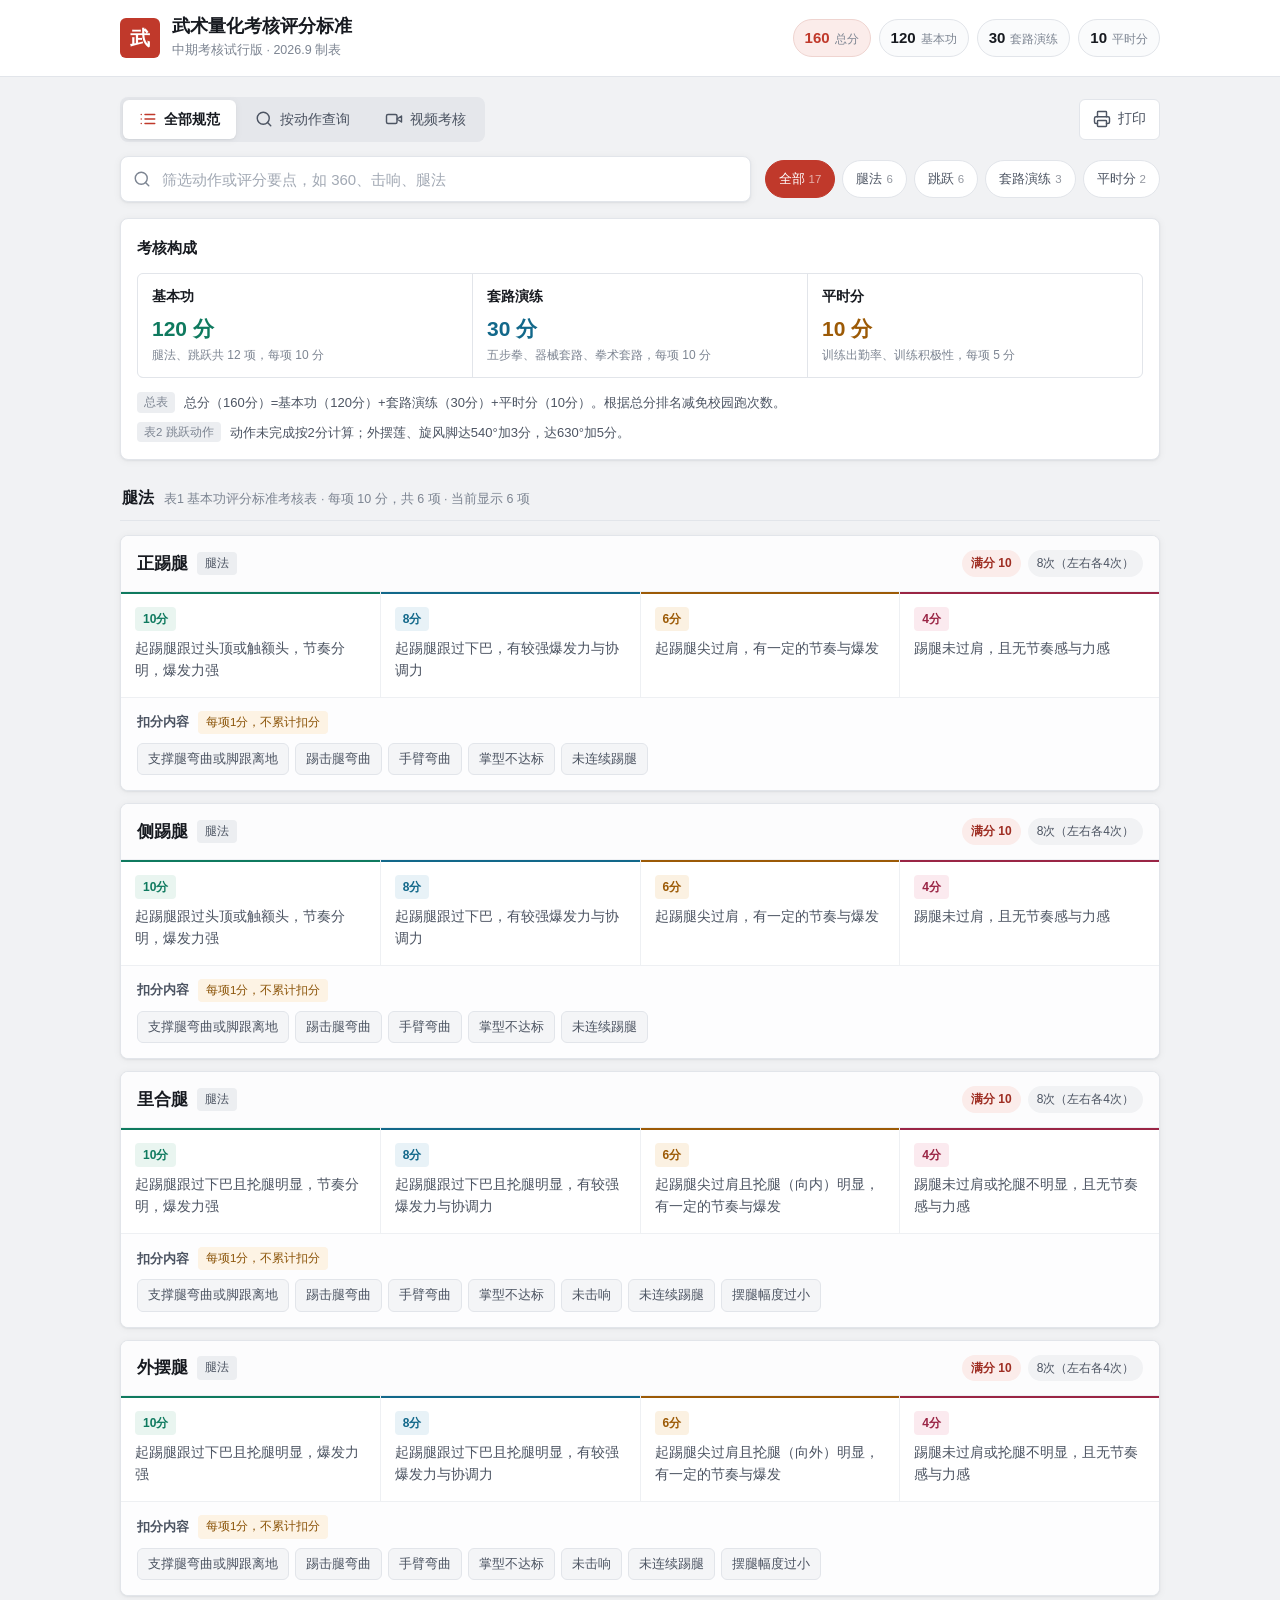
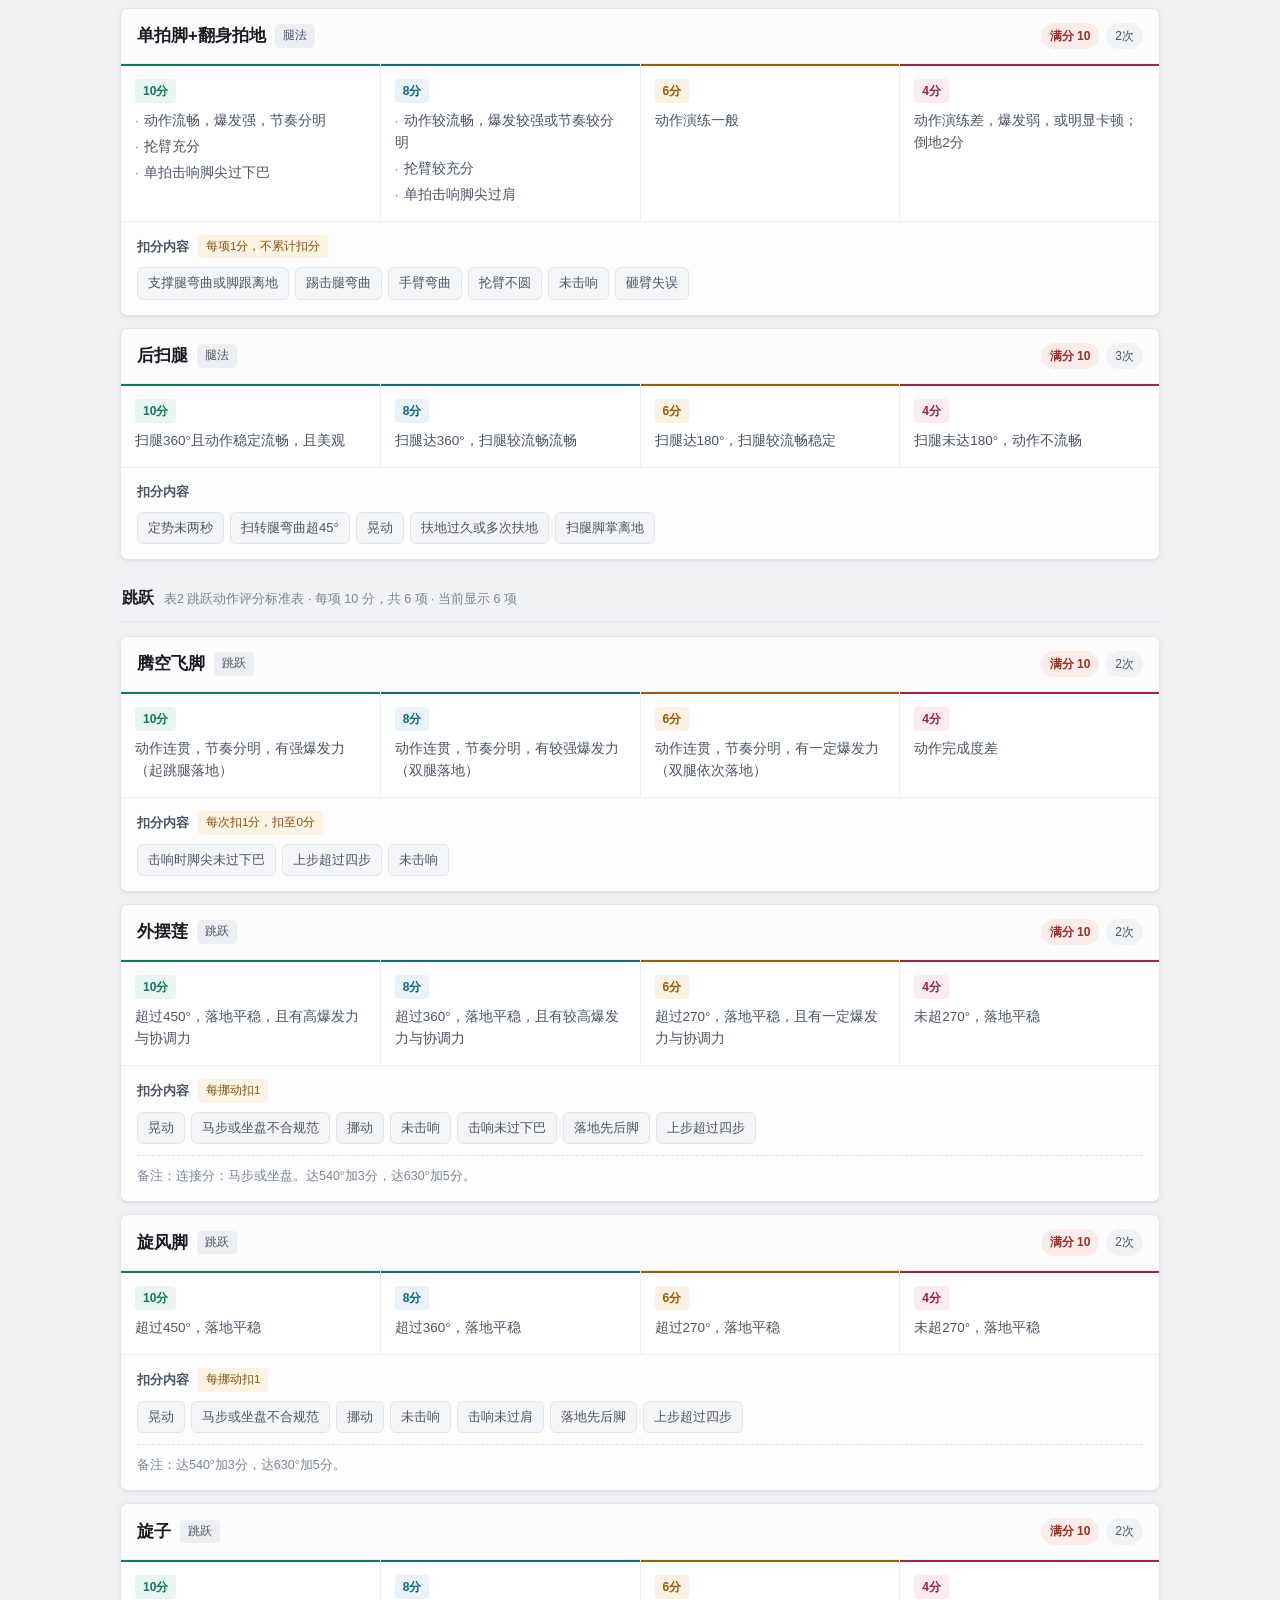
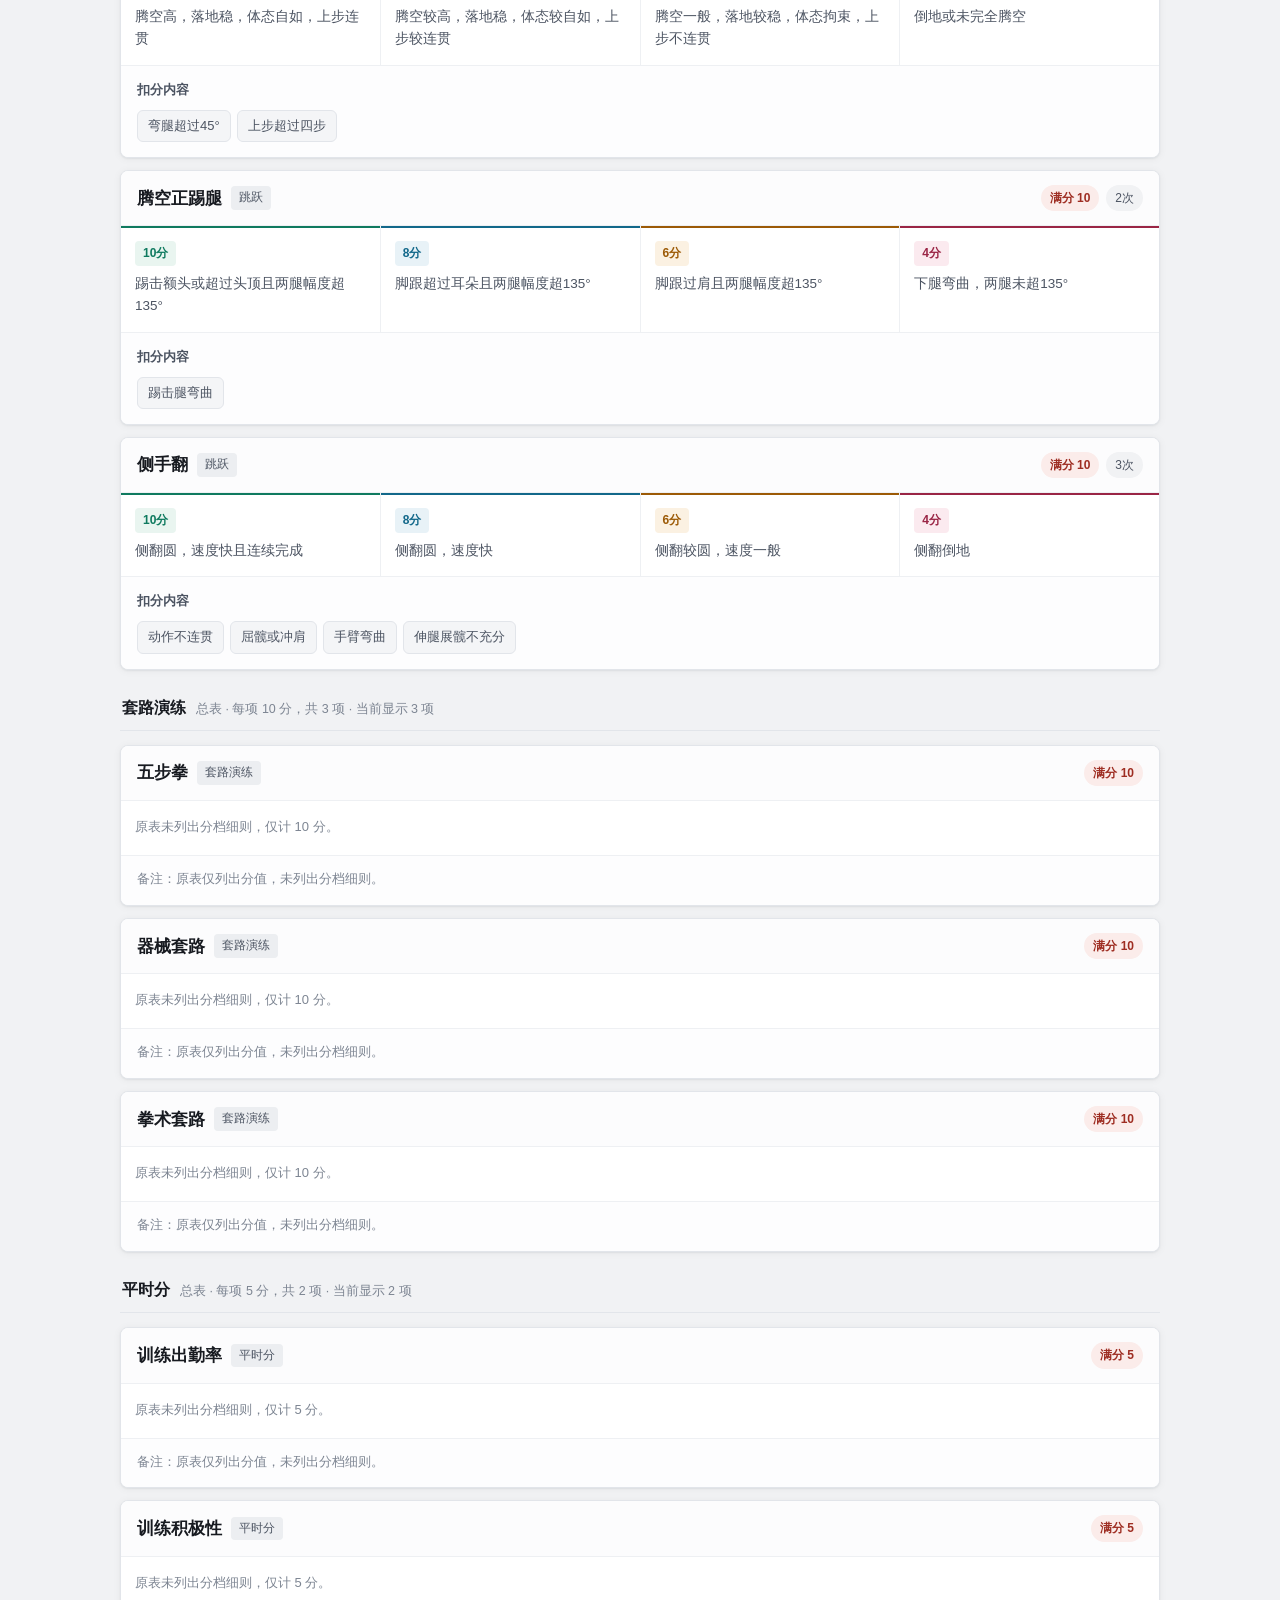
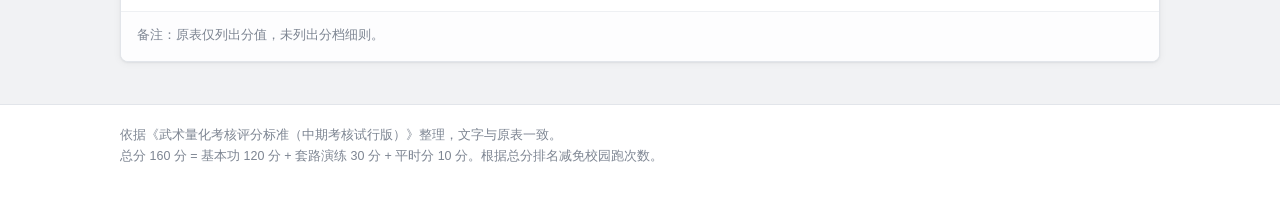
<file: index.html>
<!doctype html>
<html lang="zh-CN">
<head>
<meta charset="utf-8" />
<meta name="viewport" content="width=device-width, initial-scale=1, viewport-fit=cover" />
<meta name="theme-color" content="#c0392b" />
<title>武术量化考核评分标准查询</title>
<meta name="description" content="武术量化考核评分标准（中期考核试行版）在线查询：支持全部规范浏览，也支持按动作名称直接查询对应评分标准。" />
<link rel="icon" href="data:image/svg+xml,%3Csvg xmlns='http://www.w3.org/2000/svg' viewBox='0 0 32 32'%3E%3Crect width='32' height='32' rx='7' fill='%23c0392b'/%3E%3Ctext x='16' y='23' font-size='19' text-anchor='middle' fill='%23fff' font-family='sans-serif'%3E%E6%AD%A6%3C/text%3E%3C/svg%3E" />
<link rel="manifest" href="manifest.webmanifest" />
<link rel="apple-touch-icon" href="assets/icons/apple-touch-icon.png" />
<meta name="apple-mobile-web-app-capable" content="yes" />
<meta name="mobile-web-app-capable" content="yes" />
<meta name="apple-mobile-web-app-title" content="武术考核" />
<meta name="apple-mobile-web-app-status-bar-style" content="default" />
<link rel="stylesheet" href="assets/styles.css" />
</head>
<body>

<div id="assetWarning" hidden style="margin:0;padding:14px 18px;background:#fdf3e4;border-bottom:2px solid #c0392b;color:#5a3a06;font:14px/1.7 -apple-system,'PingFang SC','Microsoft YaHei',sans-serif">
  <b>样式文件没有加载，页面显示不正常。</b><br />
  这说明你只打开了 <code>index.html</code>，但没有带上旁边的 <code>assets</code> 文件夹。<br />
  请改用<strong>《武术考核标准查询_单文件版.html》</strong>（约 40 KB，一个文件就是完整网站），或者把 <code>index.html</code> 和 <code>assets</code> 文件夹放在同一个目录里再打开。
</div>

<header class="topbar">
  <div class="wrap topbar-inner">
    <div class="brand">
      <span class="brand-mark" aria-hidden="true">武</span>
      <div class="brand-text">
        <h1>武术量化考核评分标准</h1>
        <p class="brand-sub">中期考核试行版 · 2026.9 制表</p>
      </div>
    </div>
    <div class="score-strip" aria-label="总分构成">
      <span class="score-chip is-total"><b>160</b><i>总分</i></span>
      <span class="score-chip"><b>120</b><i>基本功</i></span>
      <span class="score-chip"><b>30</b><i>套路演练</i></span>
      <span class="score-chip"><b>10</b><i>平时分</i></span>
    </div>
  </div>
</header>

<main class="wrap">

  <div class="mode-bar">
    <div class="modes" role="tablist" aria-label="浏览模式">
      <button type="button" class="mode" role="tab" id="tab-all" aria-controls="panel-all" aria-selected="true" data-mode="all">
        <svg viewBox="0 0 24 24" aria-hidden="true"><line x1="8" y1="6" x2="21" y2="6"/><line x1="8" y1="12" x2="21" y2="12"/><line x1="8" y1="18" x2="21" y2="18"/><line x1="3" y1="6" x2="3.01" y2="6"/><line x1="3" y1="12" x2="3.01" y2="12"/><line x1="3" y1="18" x2="3.01" y2="18"/></svg>
        全部规范
      </button>
      <button type="button" class="mode" role="tab" id="tab-lookup" aria-controls="panel-lookup" aria-selected="false" data-mode="lookup">
        <svg viewBox="0 0 24 24" aria-hidden="true"><circle cx="11" cy="11" r="8"/><path d="m21 21-4.3-4.3"/></svg>
        按动作查询
      </button>
      <button type="button" class="mode" role="tab" id="tab-video" aria-controls="panel-video" aria-selected="false" data-mode="video">
        <svg viewBox="0 0 24 24" aria-hidden="true"><path d="m22 8-6 4 6 4V8Z"/><rect x="2" y="6" width="14" height="12" rx="2"/></svg>
        视频考核
      </button>
    </div>
    <button type="button" class="ghost-btn" id="printBtn" title="打印或导出为 PDF">
      <svg viewBox="0 0 24 24" aria-hidden="true"><path d="M6 18H4a2 2 0 0 1-2-2v-5a2 2 0 0 1 2-2h16a2 2 0 0 1 2 2v5a2 2 0 0 1-2 2h-2"/><path d="M6 9V3a1 1 0 0 1 1-1h10a1 1 0 0 1 1 1v6"/><rect x="6" y="14" width="12" height="8" rx="1"/></svg>
      <span class="btn-label">打印</span>
    </button>
  </div>

  <!-- 模式一：全部规范 -->
  <section id="panel-all" role="tabpanel" aria-labelledby="tab-all">
    <div class="toolbar">
      <div class="field">
        <svg viewBox="0 0 24 24" aria-hidden="true"><circle cx="11" cy="11" r="8"/><path d="m21 21-4.3-4.3"/></svg>
        <input type="search" id="filterInput" placeholder="筛选动作或评分要点，如 360、击响、腿法" autocomplete="off" aria-label="筛选动作或评分要点" />
        <button type="button" class="clear-btn" id="filterClear" hidden aria-label="清空筛选">
          <svg viewBox="0 0 24 24" aria-hidden="true"><path d="M18 6 6 18"/><path d="m6 6 12 12"/></svg>
        </button>
      </div>
      <div class="chips" id="categoryChips"></div>
    </div>
    <div id="allResults" class="results"></div>
  </section>

  <!-- 模式二：按动作查询 -->
  <section id="panel-lookup" role="tabpanel" aria-labelledby="tab-lookup" hidden>
    <div class="lookup-bar">
      <div class="field field-lg">
        <svg viewBox="0 0 24 24" aria-hidden="true"><circle cx="11" cy="11" r="8"/><path d="m21 21-4.3-4.3"/></svg>
        <input type="search" id="queryInput" placeholder="输入动作名称，如 旋风脚、侧手翻、tkfj" autocomplete="off" aria-label="输入动作名称" />
        <button type="button" class="clear-btn" id="queryClear" hidden aria-label="清空">
          <svg viewBox="0 0 24 24" aria-hidden="true"><path d="M18 6 6 18"/><path d="m6 6 12 12"/></svg>
        </button>
      </div>
      <p class="hint" id="lookupHint"></p>
    </div>
    <div id="lookupResult" class="results"></div>
  </section>

  <!-- 模式三：视频考核 -->
  <section id="panel-video" role="tabpanel" aria-labelledby="tab-video" hidden>
    <div class="vsetup">
      <label class="vfield">
        <span>考核动作</span>
        <select id="vAction"></select>
      </label>
      <label class="vfield vfield-sm">
        <span>被考核人</span>
        <input type="text" id="vName" placeholder="姓名 / 学号" autocomplete="off" />
      </label>
      <div class="vfield">
        <span>视频来源</span>
        <div class="vbtns">
          <button type="button" class="btn" id="vPickFile">
            <svg viewBox="0 0 24 24" aria-hidden="true"><path d="M21 15v4a2 2 0 0 1-2 2H5a2 2 0 0 1-2-2v-4"/><path d="M12 3v13"/><path d="m7 8 5-5 5 5"/></svg>
            选择视频文件
          </button>
          <button type="button" class="btn" id="vPickCam">
            <svg viewBox="0 0 24 24" aria-hidden="true"><path d="M14.5 4h-5L7 7H4a2 2 0 0 0-2 2v9a2 2 0 0 0 2 2h16a2 2 0 0 0 2-2V9a2 2 0 0 0-2-2h-3l-2.5-3Z"/><circle cx="12" cy="13" r="3"/></svg>
            摄像头实时
          </button>
          <input type="file" id="vFile" accept="video/*" hidden />
        </div>
      </div>
      <label class="vfield vfield-sm">
        <span>分析精度</span>
        <select id="vSpeed">
          <option value="fast">快速（推荐）</option>
          <option value="fine">精析（更完整，较慢）</option>
        </select>
      </label>
    </div>

    <p class="vhint vhint-top" id="vHint"></p>

    <div class="vstage" id="vStage" hidden>
      <video id="vVideo" playsinline muted></video>
      <canvas id="vCanvas"></canvas>
    </div>

    <div class="vactions" id="vActions" hidden>
      <button type="button" class="btn btn-primary" id="vStart">开始分析</button>
      <button type="button" class="btn" id="vReplay">重放</button>
      <button type="button" class="btn" id="vRecord" hidden>记入成绩表</button>
      <button type="button" class="btn" id="vCalib" hidden>把这次结果设为该动作的 10 分参考</button>
      <span class="vstatus" id="vStatus"></span>
    </div>

    <div id="vResults" class="results"></div>
    <div id="vRecords" class="results"></div>
    <div id="vCalibInfo" class="results"></div>
  </section>

</main>

<footer class="foot">
  <div class="wrap">
    <p>依据《武术量化考核评分标准（中期考核试行版）》整理，文字与原表一致。</p>
    <p class="foot-dim">总分 160 分 = 基本功 120 分 + 套路演练 30 分 + 平时分 10 分。根据总分排名减免校园跑次数。</p>
  </div>
</footer>

<div id="installBar" class="install-bar" hidden>
  <span class="install-text" id="installText">把「武术考核」添加到主屏幕，以后点图标直接用</span>
  <button type="button" class="install-btn" id="installBtn">添加</button>
  <button type="button" class="install-close" id="installClose" aria-label="不再提示">×</button>
</div>

<script src="assets/data.js"></script>
<script src="assets/video.js"></script>
<script src="assets/app.js"></script>
<script src="assets/video-run.js"></script>
<script>
// 当 styles.css 或 app.js 没能加载时（例如只单独发送了 index.html），
// 页面会退化成无样式的乱版，这里主动给出明确提示，避免“打开的页面不一样”。
(function () {
  window.addEventListener("load", function () {
    var styled = false;
    try {
      var bg = getComputedStyle(document.body).backgroundColor;
      styled = bg !== "rgba(0, 0, 0, 0)" && bg !== "transparent";
    } catch (e) { /* 保持 false */ }
    var rendered = document.querySelectorAll(".action").length > 0;
    if (!styled || !rendered) {
      var w = document.getElementById("assetWarning");
      if (w) w.hidden = false;
    }
  });
})();
</script>
<script>
// 让手机可以把网站"装到桌面"：注册 Service Worker + 引导添加到主屏幕。
// 装到桌面后点图标直接打开，并且离线可用（骨架模型也缓存进了手机）。
(function () {
  var KEY = "wushu.install.dismissed";
  var isFile = location.protocol === "file:";
  var secure = location.protocol === "https:" || location.hostname === "localhost" || location.hostname === "127.0.0.1";

  if (!isFile && secure && "serviceWorker" in navigator) {
    window.addEventListener("load", function () {
      navigator.serviceWorker.register("sw.js").then(function () {
        // 通知 Service Worker 把骨架模型等大文件也在后台缓存好，
        // 这样手机断网、电脑关机后依然能做视频考核。
        return navigator.serviceWorker.ready;
      }).then(function (reg) {
        if (reg && reg.active) reg.active.postMessage({ type: "warm" });
      }).catch(function () { /* 注册失败不影响正常使用 */ });
    });
  }

  var standalone = window.matchMedia("(display-mode: standalone)").matches ||
    window.navigator.standalone === true;
  if (isFile || standalone || !secure) return;
  try { if (localStorage.getItem(KEY) === "1") return; } catch (e) { }

  var bar = document.getElementById("installBar");
  var text = document.getElementById("installText");
  var btn = document.getElementById("installBtn");
  var close = document.getElementById("installClose");
  if (!bar) return;

  var ua = navigator.userAgent || "";
  var isIOS = /iPad|iPhone|iPod/.test(ua);
  var promptEvent = null;

  window.addEventListener("beforeinstallprompt", function (e) {
    e.preventDefault();
    promptEvent = e;
    bar.hidden = false;
  });

  if (isIOS) {
    text.textContent = "点下方「分享」按钮 → 添加到主屏幕。装好后点图标直接用，电脑关机也能用。";
    btn.hidden = true;
    bar.hidden = false;
  } else {
    setTimeout(function () {
      if (!promptEvent) {
        text.textContent = "浏览器菜单 →「添加到主屏幕」。装好后点图标直接用，电脑关机也能用。";
        btn.hidden = true;
        bar.hidden = false;
      }
    }, 2500);
  }

  btn.addEventListener("click", function () {
    if (!promptEvent) return;
    promptEvent.prompt();
    promptEvent = null;
    bar.hidden = true;
  });
  close.addEventListener("click", function () {
    bar.hidden = true;
    try { localStorage.setItem(KEY, "1"); } catch (e) { }
  });
})();
</script>
</body>
</html>
</file>
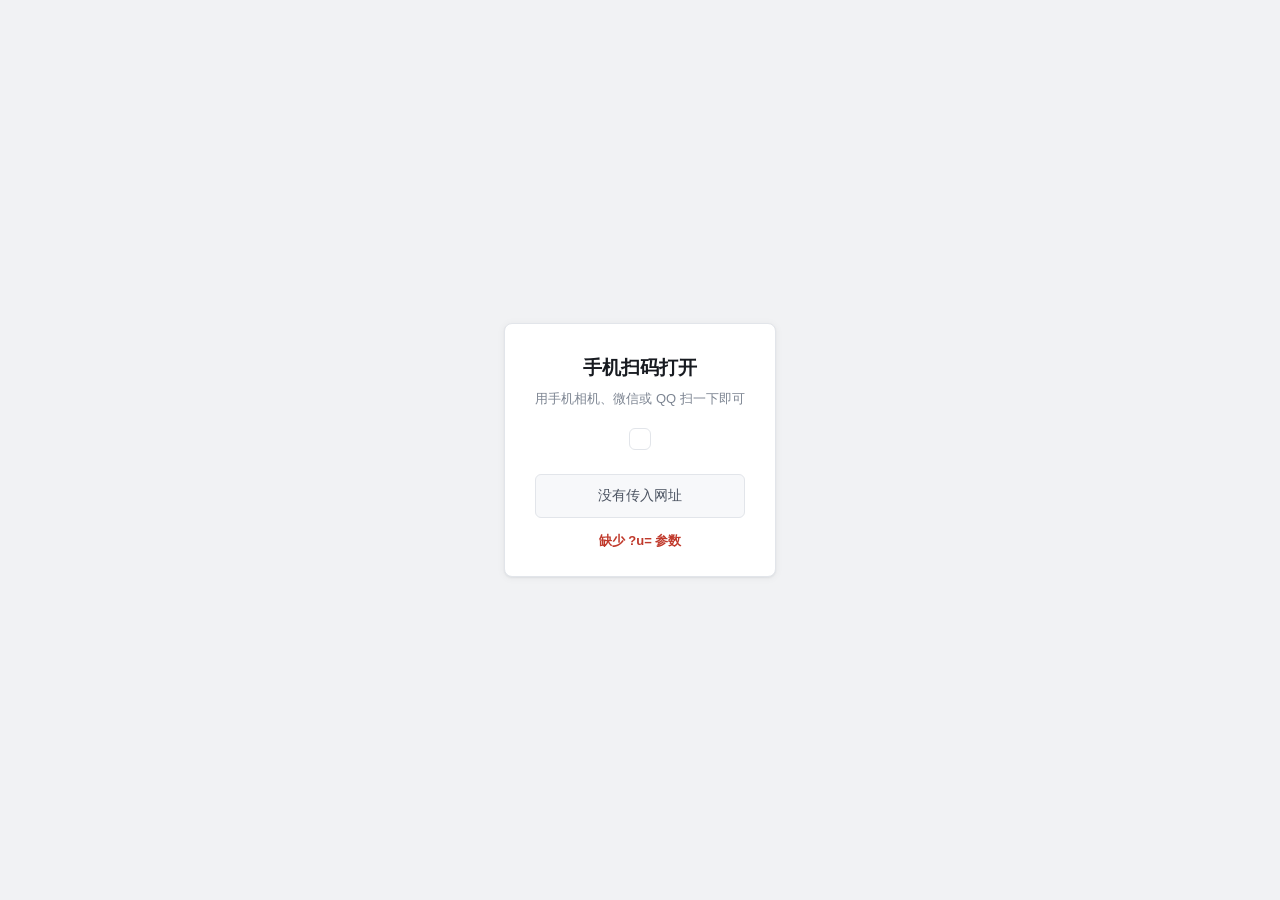
<file: qr.html>
<!doctype html>
<html lang="zh-CN">
<head>
<meta charset="utf-8" />
<meta name="viewport" content="width=device-width, initial-scale=1" />
<title>手机扫码打开 · 武术量化考核评分标准</title>
<style>
  :root{--ink:#171a20;--ink-2:#4c5462;--ink-3:#7d8592;--line:#e2e5ea;--accent:#c0392b}
  *{box-sizing:border-box}
  body{
    margin:0;min-height:100vh;display:flex;align-items:center;justify-content:center;
    background:#f1f2f4;color:var(--ink);
    font:16px/1.7 -apple-system,BlinkMacSystemFont,"PingFang SC","Microsoft YaHei","Noto Sans SC",sans-serif;
  }
  .card{
    background:#fff;border:1px solid var(--line);border-radius:8px;
    box-shadow:0 1px 2px rgba(23,26,32,.06),0 1px 8px rgba(23,26,32,.05);
    padding:28px 30px 24px;text-align:center;max-width:min(92vw,560px);
  }
  h1{margin:0 0 4px;font-size:19px;font-weight:650}
  .sub{margin:0 0 18px;font-size:13px;color:var(--ink-3)}
  #qr{display:inline-block;line-height:0;border:1px solid var(--line);border-radius:6px;padding:10px;background:#fff}
  #qr svg{width:min(68vw,340px);height:auto;display:block}
  .url{
    margin:16px 0 0;font-size:14px;color:var(--ink-2);word-break:break-all;
    background:#f7f8fa;border:1px solid var(--line);border-radius:6px;padding:9px 12px;
  }
  .hint{margin:12px 0 0;font-size:13px;color:var(--ink-3)}
  .bad{color:var(--accent);font-weight:600}
</style>
</head>
<body>
<div class="card">
  <h1>手机扫码打开</h1>
  <p class="sub">用手机相机、微信或 QQ 扫一下即可</p>
  <div id="qr"></div>
  <p class="url" id="urlText"></p>
  <p class="hint" id="hint">手机需要能上网（流量或 WiFi 都可以）。</p>
</div>

<script src="assets/qrcode.js"></script>
<script>
(function () {
  var params = new URLSearchParams(location.search);
  var target = params.get("u") || "";
  var title = params.get("t") || "";
  var qrBox = document.getElementById("qr");
  var urlText = document.getElementById("urlText");
  var hint = document.getElementById("hint");

  if (title) document.title = title + " · 扫码打开";

  if (!target) {
    qrBox.innerHTML = "";
    urlText.textContent = "没有传入网址";
    hint.innerHTML = '<span class="bad">缺少 ?u= 参数</span>';
    return;
  }

  urlText.textContent = target;
  try {
    // qrcode-generator（MIT）：0 = 自动选择版本，M = 纠错等级
    var qr = qrcode(0, "M");
    qr.addData(target);
    qr.make();
    qrBox.innerHTML = qr.createSvgTag({ cellSize: 8, margin: 1, scalable: true });
  } catch (e) {
    hint.innerHTML = '<span class="bad">二维码生成失败：' + (e && e.message ? e.message : e) + "</span>";
  }
})();
</script>
</body>
</html>
</file>
<file: assets/styles.css>
:root{
  --bg:#f1f2f4;
  --surface:#ffffff;
  --ink:#171a20;
  --ink-2:#4c5462;
  --ink-3:#7d8592;
  --line:#e2e5ea;
  --line-2:#eef0f3;
  --accent:#c0392b;
  --accent-dark:#9e2d22;
  --accent-soft:#fbecea;
  --s10:#0f7a5f;
  --s10-bg:#e9f5f0;
  --s8:#12688a;
  --s8-bg:#e8f2f7;
  --s6:#9c5a06;
  --s6-bg:#fbf1e2;
  --s4:#9a2545;
  --s4-bg:#fbeaef;
  --shadow:0 1px 2px rgba(23,26,32,.06), 0 1px 8px rgba(23,26,32,.05);
  --r:8px;
  --r-sm:6px;
}

*{box-sizing:border-box}
html{-webkit-text-size-adjust:100%}
[hidden]{display:none !important}
body{
  margin:0;
  background:var(--bg);
  color:var(--ink);
  font:15px/1.7 -apple-system,BlinkMacSystemFont,"Segoe UI","PingFang SC","Hiragino Sans GB","Microsoft YaHei","Noto Sans SC",sans-serif;
  -webkit-font-smoothing:antialiased;
}
h1,h2,h3,h4,p,ul,ol{margin:0}
ul,ol{padding:0;list-style:none}
button{font:inherit;color:inherit;cursor:pointer;background:none;border:none}
svg{width:18px;height:18px;flex:none;fill:none;stroke:currentColor;stroke-width:1.9;stroke-linecap:round;stroke-linejoin:round}
mark.hl{background:#ffe9a8;color:inherit;border-radius:3px;padding:0 1px}

.wrap{width:100%;max-width:1080px;margin:0 auto;padding:0 20px}

/* ---------- 顶栏 ---------- */
.topbar{
  background:var(--surface);
  border-bottom:1px solid var(--line);
  position:sticky;
  top:0;
  z-index:20;
}
.topbar-inner{
  display:flex;
  align-items:center;
  justify-content:space-between;
  gap:20px;
  padding-top:14px;
  padding-bottom:14px;
  flex-wrap:wrap;
}
.brand{display:flex;align-items:center;gap:12px;min-width:0}
.brand-mark{
  width:40px;height:40px;flex:none;
  display:grid;place-items:center;
  background:var(--accent);color:#fff;
  border-radius:var(--r-sm);
  font-size:20px;font-weight:600;
}
.brand-text{min-width:0}
.brand h1{font-size:18px;font-weight:600;line-height:1.35}
.brand-sub{margin-top:2px;font-size:12.5px;color:var(--ink-3)}

.score-strip{display:flex;gap:8px;flex-wrap:wrap}
.score-chip{
  display:flex;align-items:baseline;gap:5px;
  padding:5px 11px;
  border:1px solid var(--line);
  border-radius:100px;
  background:#fafbfc;
  white-space:nowrap;
}
.score-chip b{font-size:15px;font-weight:650;font-variant-numeric:tabular-nums}
.score-chip i{font-style:normal;font-size:12px;color:var(--ink-3)}
.score-chip.is-total{border-color:#efd4d0;background:var(--accent-soft)}
.score-chip.is-total b{color:var(--accent)}

/* ---------- 模式切换 ---------- */
.mode-bar{
  display:flex;align-items:center;justify-content:space-between;
  gap:12px;flex-wrap:wrap;
  padding:20px 0 14px;
}
.modes{
  display:inline-flex;gap:3px;padding:3px;
  background:#e5e7eb;border-radius:var(--r);
}
.mode{
  display:inline-flex;align-items:center;gap:7px;
  padding:8px 16px;border-radius:var(--r-sm);
  font-size:14px;font-weight:500;color:var(--ink-2);
  transition:background .15s,color .15s;
}
.mode:hover{color:var(--ink)}
.mode[aria-selected="true"]{background:var(--surface);color:var(--ink);font-weight:600;box-shadow:var(--shadow)}
.mode[aria-selected="true"] svg{color:var(--accent)}
.ghost-btn{
  display:inline-flex;align-items:center;gap:7px;
  padding:8px 13px;border:1px solid var(--line);border-radius:var(--r-sm);
  background:var(--surface);font-size:13.5px;color:var(--ink-2);
}
.ghost-btn:hover{border-color:#cfd4db;color:var(--ink)}

/* ---------- 搜索栏 ---------- */
.toolbar{display:flex;gap:14px;align-items:center;flex-wrap:wrap;margin-bottom:16px}
.field{
  position:relative;display:flex;align-items:center;gap:9px;
  flex:1 1 300px;min-width:0;
  padding:0 12px;height:46px;
  background:var(--surface);
  border:1px solid var(--line);
  border-radius:var(--r);
  box-shadow:var(--shadow);
  transition:border-color .15s,box-shadow .15s;
}
.field:focus-within{border-color:#c9b3b0;box-shadow:0 0 0 3px rgba(192,57,43,.10)}
.field svg{color:var(--ink-3)}
.field input{
  flex:1;min-width:0;border:none;outline:none;background:none;
  font:inherit;font-size:15px;color:var(--ink);
}
.field input::-webkit-search-cancel-button{display:none}
.field input::placeholder{color:#a2a9b4}
.field-lg{height:56px;flex:1 1 100%}
.field-lg input{font-size:16px}
.clear-btn{
  display:grid;place-items:center;width:26px;height:26px;
  border-radius:50%;color:var(--ink-3);
}
.clear-btn:hover{background:#f1f2f4;color:var(--ink)}
.clear-btn svg{width:14px;height:14px}

.chips{display:flex;gap:7px;flex-wrap:wrap}
.chip{
  padding:7px 13px;border:1px solid var(--line);border-radius:100px;
  background:var(--surface);font-size:13px;color:var(--ink-2);
  transition:background .15s,border-color .15s,color .15s;
}
.chip:hover{border-color:#cfd4db}
.chip.is-active{background:var(--accent);border-color:var(--accent);color:#fff;font-weight:500}
.chip .cnt{opacity:.6;font-size:11.5px;margin-left:4px;font-variant-numeric:tabular-nums}

.lookup-bar{margin-bottom:18px}
.hint{margin-top:10px;font-size:13px;color:var(--ink-3);line-height:1.6}
.hint b{color:var(--ink-2);font-weight:600}

/* ---------- 结果区 ---------- */
.results{display:flex;flex-direction:column;gap:24px;padding-bottom:8px}
.group-head{
  display:flex;align-items:baseline;gap:10px;flex-wrap:wrap;
  padding:0 2px 9px;border-bottom:1px solid var(--line);
}
.group-head h2{font-size:16px;font-weight:650}
.group-meta{font-size:12.5px;color:var(--ink-3)}
.group-body{display:flex;flex-direction:column;gap:12px;margin-top:14px}

/* ---------- 动作卡 ---------- */
.action{
  background:var(--surface);
  border:1px solid var(--line);
  border-radius:var(--r);
  box-shadow:var(--shadow);
  overflow:hidden;
  scroll-margin-top:96px;
}
.action-head{
  display:flex;align-items:center;justify-content:space-between;
  gap:12px;flex-wrap:wrap;
  padding:14px 16px;
  border-bottom:1px solid var(--line-2);
  background:#fcfcfd;
}
.action-title{display:flex;align-items:center;gap:9px;min-width:0}
.action-title h3{font-size:16.5px;font-weight:650;line-height:1.4}
.tag{
  padding:2px 8px;border-radius:4px;
  background:#eceef1;color:var(--ink-2);
  font-size:11.5px;font-weight:500;white-space:nowrap;
}
.action-meta{display:flex;align-items:center;gap:7px;flex-wrap:wrap}
.badge{
  padding:3px 9px;border-radius:100px;
  font-size:12px;font-variant-numeric:tabular-nums;white-space:nowrap;
}
.badge-max{background:var(--accent-soft);color:var(--accent-dark);font-weight:600}
.badge-reps{background:#f1f2f4;color:var(--ink-2)}

/* 分档 */
.levels{display:grid;grid-template-columns:repeat(4,1fr);gap:1px;background:var(--line-2)}
.level{padding:13px 14px 15px;background:var(--surface);display:flex;flex-direction:column;gap:7px}
.level-score{
  align-self:flex-start;
  padding:2px 8px;border-radius:4px;
  font-size:12px;font-weight:650;font-variant-numeric:tabular-nums;
}
.level-10{border-top:2px solid var(--s10)}
.level-10 .level-score{background:var(--s10-bg);color:var(--s10)}
.level-8{border-top:2px solid var(--s8)}
.level-8 .level-score{background:var(--s8-bg);color:var(--s8)}
.level-6{border-top:2px solid var(--s6)}
.level-6 .level-score{background:var(--s6-bg);color:var(--s6)}
.level-4{border-top:2px solid var(--s4)}
.level-4 .level-score{background:var(--s4-bg);color:var(--s4)}
.level ul{display:flex;flex-direction:column;gap:4px}
.level li{font-size:13.5px;line-height:1.62;color:var(--ink-2)}
.level li::before{content:"·";color:var(--ink-3);margin-right:5px}
.level li:only-child::before{content:none}

/* 扣分 */
.deduct{padding:13px 16px 15px;border-top:1px solid var(--line-2);background:#fdfdfe}
.deduct-head{display:flex;align-items:center;gap:9px;flex-wrap:wrap;margin-bottom:9px}
.deduct-head h4{font-size:13px;font-weight:650;color:var(--ink-2)}
.deduct-rule{
  padding:2px 8px;border-radius:4px;
  background:#fdf3e4;color:#8a5307;font-size:11.5px;
}
.deduct ul{display:flex;flex-wrap:wrap;gap:6px}
.deduct li{
  padding:4px 10px;border-radius:var(--r-sm);
  background:#f4f5f7;border:1px solid var(--line);
  font-size:13px;color:var(--ink-2);
}
.action-note{
  margin-top:11px;padding-top:10px;border-top:1px dashed var(--line);
  font-size:12.5px;color:var(--ink-3);line-height:1.65;
}
.action-note b{color:var(--ink-2);font-weight:600}
.empty-note{font-size:13px;color:var(--ink-3);padding:2px 0}

/* ---------- 概览 / 空状态 ---------- */
.overview{
  background:var(--surface);border:1px solid var(--line);border-radius:var(--r);
  box-shadow:var(--shadow);padding:16px;
}
.overview h2{font-size:15px;font-weight:650;margin-bottom:12px}
.bd-grid{display:grid;grid-template-columns:repeat(3,1fr);gap:1px;background:var(--line);border:1px solid var(--line);border-radius:var(--r-sm);overflow:hidden}
.bd-cell{background:var(--surface);padding:12px 14px}
.bd-cell b{display:block;font-size:21px;font-weight:650;font-variant-numeric:tabular-nums}
.bd-cell .bd-name{font-size:13.5px;font-weight:600;margin-bottom:2px}
.bd-cell .bd-note{font-size:12px;color:var(--ink-3);line-height:1.55}
.bd-cell:nth-child(1) b{color:var(--s10)}
.bd-cell:nth-child(2) b{color:var(--s8)}
.bd-cell:nth-child(3) b{color:var(--s6)}
.note-list{margin-top:14px;display:flex;flex-direction:column;gap:8px}
.note-list li{display:flex;gap:9px;font-size:13px;color:var(--ink-2);line-height:1.65}
.note-list .src{
  flex:none;padding:1px 7px;border-radius:4px;height:fit-content;
  background:#eceef1;color:var(--ink-3);font-size:11.5px;
}

.empty{
  padding:44px 20px;text-align:center;
  background:var(--surface);border:1px dashed var(--line);border-radius:var(--r);
}
.empty h3{font-size:15px;font-weight:600;margin-bottom:6px}
.empty p{font-size:13.5px;color:var(--ink-3)}
.suggest-row{margin-top:16px;display:flex;flex-wrap:wrap;gap:7px;justify-content:center}

.foot{border-top:1px solid var(--line);margin-top:34px;padding:20px 0 30px;background:var(--surface)}
.foot p{font-size:12.5px;color:var(--ink-3);line-height:1.75}
.foot-dim{color:#9aa1ac}

/* ---------- 响应式 ---------- */
@media (max-width:860px){
  .levels{grid-template-columns:repeat(2,1fr)}
}
@media (max-width:640px){
  .wrap{padding:0 14px}
  .topbar-inner{gap:12px}
  .brand h1{font-size:16.5px}
  .score-strip{gap:6px}
  .score-chip{padding:4px 9px}
  .score-chip b{font-size:14px}
  .score-chip i{font-size:11px}
  .mode-bar{padding:16px 0 12px}
  .modes{flex:1 1 auto}
  .mode{flex:1;justify-content:center;padding:8px 6px;font-size:13px;gap:5px}
  .mode svg{width:16px;height:16px}
  .ghost-btn{flex:none;padding:9px 12px}
  .ghost-btn .btn-label{display:none}
  .field{flex:1 1 100%}
  .levels{grid-template-columns:1fr}
  .level{border-top-width:0;border-left:2px solid}
  .level-10{border-left-color:var(--s10)}
  .level-8{border-left-color:var(--s8)}
  .level-6{border-left-color:var(--s6)}
  .level-4{border-left-color:var(--s4)}
  .bd-grid{grid-template-columns:1fr}
  .action-head{padding:13px 14px}
  .level{padding:12px 14px 13px}
  .deduct{padding:12px 14px 14px}
}

/* ---------- 打印 ---------- */
/* ---------- 视频考核 ---------- */
.install-bar{
  position:fixed;left:12px;right:12px;bottom:12px;z-index:60;
  display:flex;align-items:center;gap:10px;
  padding:12px 14px;
  background:var(--ink);color:#fff;border-radius:var(--r);
  box-shadow:0 6px 24px rgba(0,0,0,.24);
  font-size:13.5px;line-height:1.5;
  max-width:720px;margin:0 auto;
}
.install-bar .install-text{flex:1;min-width:0}
.install-btn{
  flex:none;padding:8px 14px;border:none;border-radius:var(--r-sm);
  background:var(--accent);color:#fff;font-size:13.5px;font-weight:600;
}
.install-btn:hover{background:var(--accent-dark)}
.install-close{
  flex:none;padding:0 4px;background:none;border:none;
  color:rgba(255,255,255,.72);font-size:20px;line-height:1;
}
.install-close:hover{color:#fff}

.vsetup{
  display:flex;gap:14px;flex-wrap:wrap;align-items:flex-end;
  padding:16px;background:var(--surface);border:1px solid var(--line);
  border-radius:var(--r);box-shadow:var(--shadow);margin-bottom:14px;
}
.vfield{display:flex;flex-direction:column;gap:7px;flex:1 1 220px;min-width:0}
.vfield-sm{flex:0 1 150px}
.vfield>span{font-size:12.5px;color:var(--ink-3);font-weight:500}
.vfield select{
  height:42px;padding:0 10px;border:1px solid var(--line);border-radius:var(--r-sm);
  background:#fff;color:var(--ink);font:inherit;font-size:14px;
}
.vfield input[type="text"]{
  height:42px;padding:0 11px;border:1px solid var(--line);border-radius:var(--r-sm);
  background:#fff;color:var(--ink);font:inherit;font-size:14px;
}
.vfield select:focus,.vfield input[type="text"]:focus{
  outline:none;border-color:#c9b3b0;box-shadow:0 0 0 3px rgba(192,57,43,.10);
}

/* 成绩表 */
.vtable-rec .vtr{
  grid-template-columns:1.2fr 1fr .6fr .6fr .7fr .6fr 1.6fr auto;
  gap:8px;font-size:13px;
}
.vtable-rec .vtr-head{
  border-bottom:1px solid var(--line);font-size:12px;color:var(--ink-3);
  padding-bottom:6px;
}
.vtable-rec .vtr-head span{font-weight:500}
.vtable-rec .vtk{overflow:hidden;text-overflow:ellipsis;white-space:nowrap}
@media (max-width:640px){
  .vtable-rec .vtr{grid-template-columns:1fr auto;gap:3px 10px}
  .vtable-rec .vtr-head{display:none}
}
.vbtns{display:flex;gap:8px;flex-wrap:wrap}
.btn{
  display:inline-flex;align-items:center;gap:7px;
  height:42px;padding:0 14px;
  border:1px solid var(--line);border-radius:var(--r-sm);
  background:#fff;color:var(--ink-2);font-size:13.5px;font-weight:500;
  transition:border-color .15s,background .15s,color .15s;
}
.btn:hover{border-color:#cfd4db;color:var(--ink)}
.btn:disabled{opacity:.5;cursor:not-allowed}
.btn-primary{background:var(--accent);border-color:var(--accent);color:#fff}
.btn-primary:hover{background:var(--accent-dark);border-color:var(--accent-dark);color:#fff}

.vhint{font-size:12.5px;color:var(--ink-3);line-height:1.7}
.vhint-top{margin:0 2px 14px}
.vhint b{color:var(--ink-2);font-weight:600}

.vstage{
  position:relative;margin-bottom:14px;border-radius:var(--r);overflow:hidden;
  background:#0d0f12;border:1px solid var(--line);
}
.vstage video{display:block;width:100%;height:auto}
.vstage canvas{position:absolute;inset:0;width:100%;height:100%}

.vactions{display:flex;align-items:center;gap:10px;flex-wrap:wrap;margin-bottom:16px}
.vstatus{font-size:12.5px;color:var(--ink-3);line-height:1.5}

.vscore{
  display:flex;align-items:center;gap:18px;flex-wrap:wrap;
  padding:18px;background:var(--surface);border:1px solid var(--line);
  border-radius:var(--r);box-shadow:var(--shadow);
  border-left:4px solid var(--line);
}
.vscore.v-s10{border-left-color:var(--s10)}
.vscore.v-s8{border-left-color:var(--s8)}
.vscore.v-s6{border-left-color:var(--s6)}
.vscore.v-s4{border-left-color:var(--s4)}
.vscore-num{
  font-size:44px;font-weight:650;line-height:1;font-variant-numeric:tabular-nums;
  display:flex;align-items:baseline;gap:3px;flex:none;
}
.vscore-num span{font-size:14px;font-weight:500;color:var(--ink-3)}
.vscore.v-s10 .vscore-num{color:var(--s10)}
.vscore.v-s8 .vscore-num{color:var(--s8)}
.vscore.v-s6 .vscore-num{color:var(--s6)}
.vscore.v-s4 .vscore-num{color:var(--s4)}
.vscore h3{font-size:16px;font-weight:600;margin-bottom:3px}
.vscore h3 b{color:var(--accent)}
.vscore-text{font-size:13.5px;color:var(--ink-2);line-height:1.6}
.vscore-calc{margin-top:5px;font-size:12.5px;color:var(--ink-3);font-variant-numeric:tabular-nums}
.vscore-calc b{color:var(--ink)}

.vpanel{
  padding:16px;background:var(--surface);border:1px solid var(--line);
  border-radius:var(--r);box-shadow:var(--shadow);
}
.vpanel h3{font-size:14px;font-weight:650;margin-bottom:12px}
.vtable{display:flex;flex-direction:column}
.vtr{
  display:grid;grid-template-columns:150px 110px 1fr;gap:10px;align-items:center;
  padding:8px 0;border-bottom:1px solid var(--line-2);
}
.vtr:last-child{border-bottom:none}
.vtk{font-size:13px;color:var(--ink-2)}
.vtv{font-size:14px;font-weight:600;font-variant-numeric:tabular-nums;color:var(--ink)}
.vtn{font-size:12px;color:var(--ink-3);line-height:1.5}
.vtr-edit input{
  width:110px;height:34px;padding:0 8px;border:1px solid var(--line);
  border-radius:var(--r-sm);font:inherit;font-size:13.5px;font-variant-numeric:tabular-nums;
}
.vtr-edit input:focus{outline:none;border-color:#c9b3b0;box-shadow:0 0 0 3px rgba(192,57,43,.10)}

.vlevels{display:flex;flex-direction:column;gap:6px}
.vlevels li{
  display:flex;align-items:center;gap:10px;flex-wrap:wrap;
  padding:9px 12px;border:1px solid var(--line);border-radius:var(--r-sm);background:#fcfcfd;
}
.vlevels li.is-reach{background:#f7fbf9;border-color:#d8ece4}
.vlevels li.is-hit{background:var(--s10-bg);border-color:#bfe0d3}
.vl-score{
  flex:none;padding:2px 9px;border-radius:4px;background:#eceef1;
  color:var(--ink-2);font-size:12px;font-weight:650;font-variant-numeric:tabular-nums;
}
.is-hit .vl-score{background:var(--s10);color:#fff}
.vl-text{flex:1 1 240px;font-size:13.5px;color:var(--ink-2);line-height:1.6}
.vl-flag{flex:none;font-size:11.5px;color:var(--ink-3)}
.is-hit .vl-flag{color:var(--s10);font-weight:600}
.vl-fallback{opacity:.85}

.vchecks{display:flex;flex-direction:column;gap:6px}
.vchecks li{
  display:grid;grid-template-columns:170px 1fr 130px;gap:10px;align-items:center;
  padding:8px 12px;border-radius:var(--r-sm);border:1px solid var(--line);background:#fcfcfd;
}
.vc-label{font-size:13px;font-weight:500}
.vc-detail{font-size:12.5px;color:var(--ink-3);font-variant-numeric:tabular-nums}
.vc-tag{font-size:11.5px;text-align:right;color:var(--ink-3)}
.vc-fail{background:var(--s4-bg);border-color:#f0cdd8}
.vc-fail .vc-tag{color:var(--s4);font-weight:600}
.vc-pass .vc-tag,.vc-pass-low .vc-tag{color:var(--s10)}
.vc-pass-low{opacity:.9}
.vc-manual{background:#fbf3e6;border-color:#f0ddba}
.vc-manual .vc-tag{color:#8a5307;font-weight:600}

.vreps{font-size:13.5px;color:var(--ink-2);line-height:1.7}
.vreps b{color:var(--ink)}
.vwarn{color:var(--s4);font-weight:600}

.vdisclaimer{
  font-size:12.5px;color:var(--ink-3);line-height:1.75;
  padding:12px 14px;border-left:3px solid var(--line);background:#fafbfc;border-radius:0 var(--r-sm) var(--r-sm) 0;
}

.vcalib{border-style:dashed;background:#fcfcfd}
.vcalib-list{display:flex;flex-direction:column;gap:6px;margin-top:10px}
.vcalib-list li{
  display:flex;align-items:center;gap:10px;flex-wrap:wrap;
  padding:8px 12px;background:#fff;border:1px solid var(--line);border-radius:var(--r-sm);
}
.vcalib-list b{font-size:13.5px}
.vcalib-list span{font-size:12px;color:var(--ink-3);flex:1 1 auto}
.mini-btn{
  padding:5px 10px;border:1px solid var(--line);border-radius:var(--r-sm);
  background:#fff;font-size:12px;color:var(--ink-2);
}
.mini-btn:hover{border-color:#cfd4db;color:var(--ink)}
.vrow-btn{display:flex;gap:8px;margin-top:12px}

@media (max-width:640px){
  .vsetup{padding:13px;gap:11px}
  .vfield{flex:1 1 100%}
  .vfield-sm{flex:1 1 100%}
  .vbtns .btn{flex:1;justify-content:center}
  .vactions .btn{flex:1 1 100%;justify-content:center}
  .vstatus{flex:1 1 100%}
  .vscore{padding:14px;gap:14px}
  .vscore-num{font-size:36px}
  .vtr{grid-template-columns:1fr auto;gap:4px 10px}
  .vtn{grid-column:1/-1}
  .vchecks li{grid-template-columns:1fr auto;gap:3px 10px}
  .vc-detail{grid-column:1/-1}
  .vc-tag{grid-column:1/-1;text-align:left}
}

@media print{
  :root{--bg:#fff;--shadow:none}
  .topbar{position:static;border-bottom:1px solid #ccc}
  .mode-bar,.toolbar,.lookup-bar,.foot-dim{display:none}
  .install-bar{display:none !important}
  #panel-all{display:block !important}
  #panel-lookup,#panel-video{display:none !important}
  body{font-size:11.5pt;background:#fff}
  .action,.overview{break-inside:avoid;box-shadow:none}
  .levels{grid-template-columns:repeat(4,1fr)}
  .level{border-top:2px solid var(--line);border-left:none}
  .results{gap:14px}
  a[href]::after{content:""}
}
</file>
